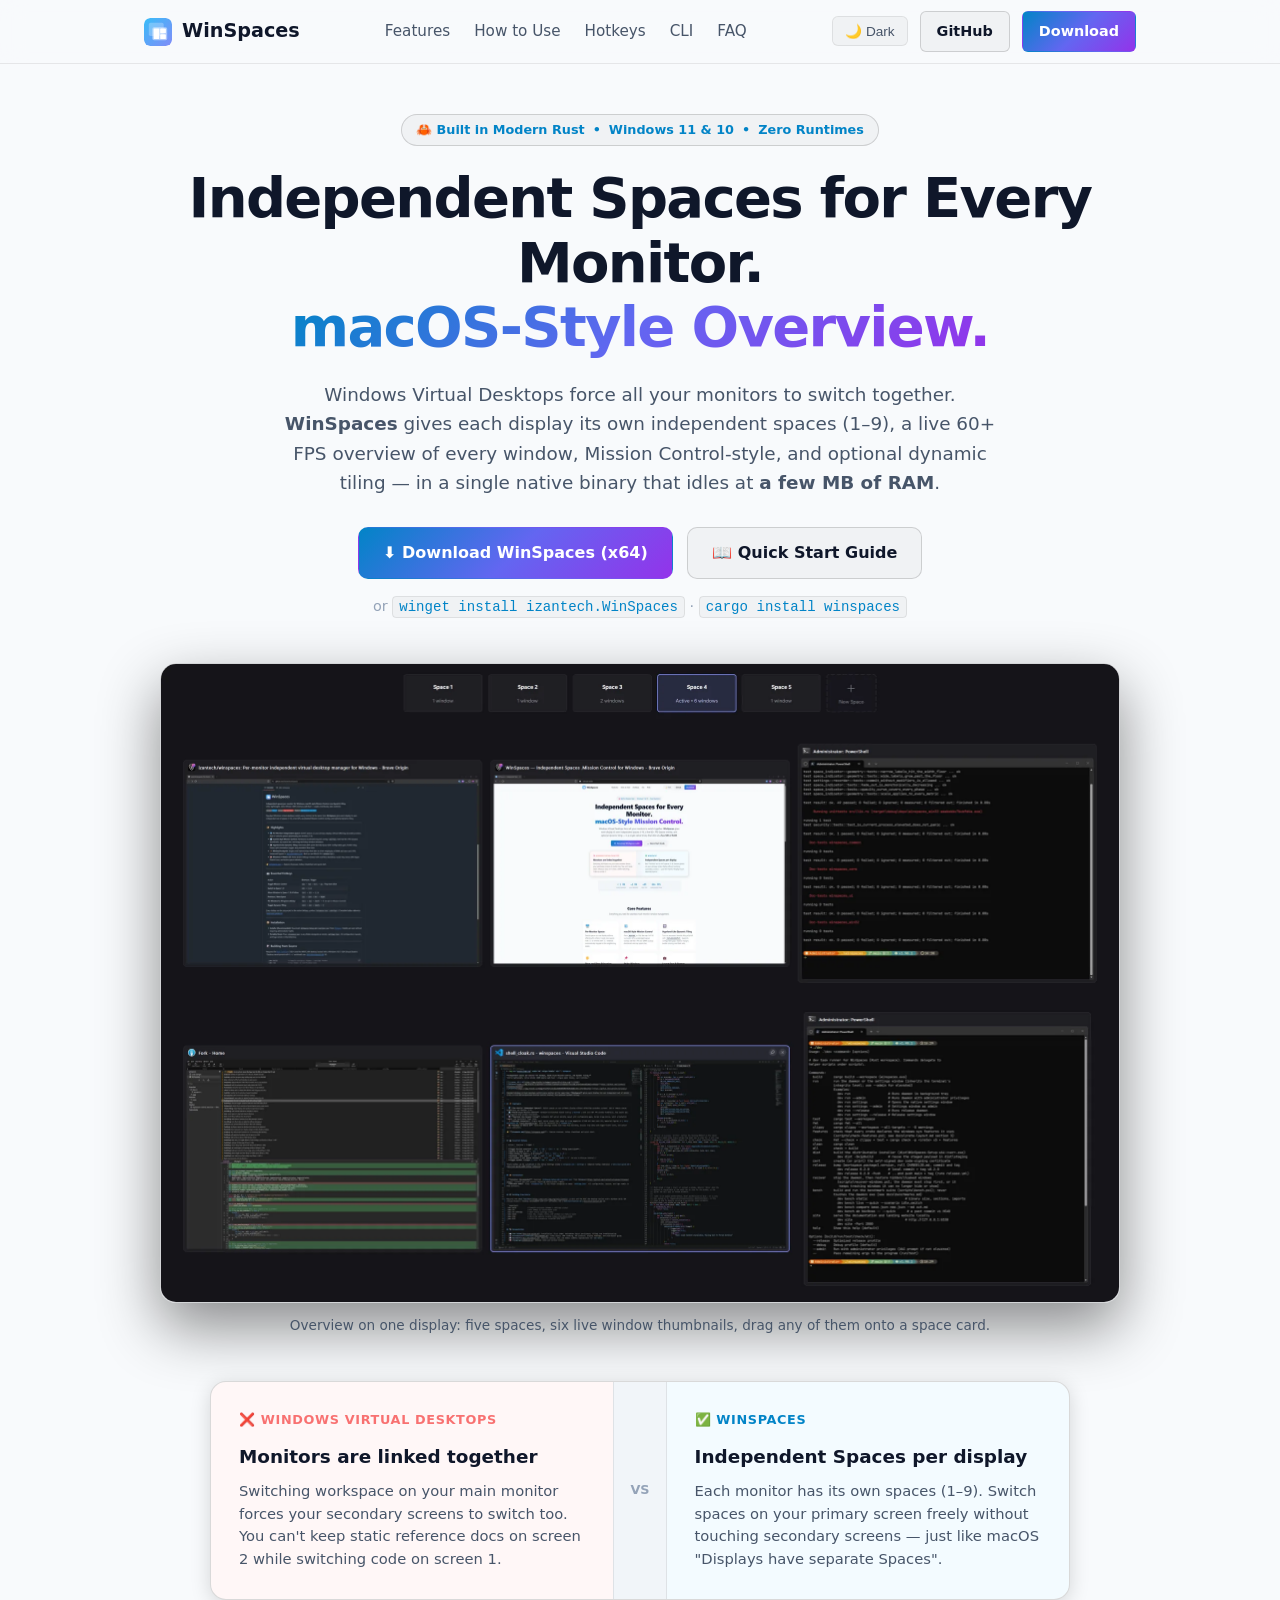
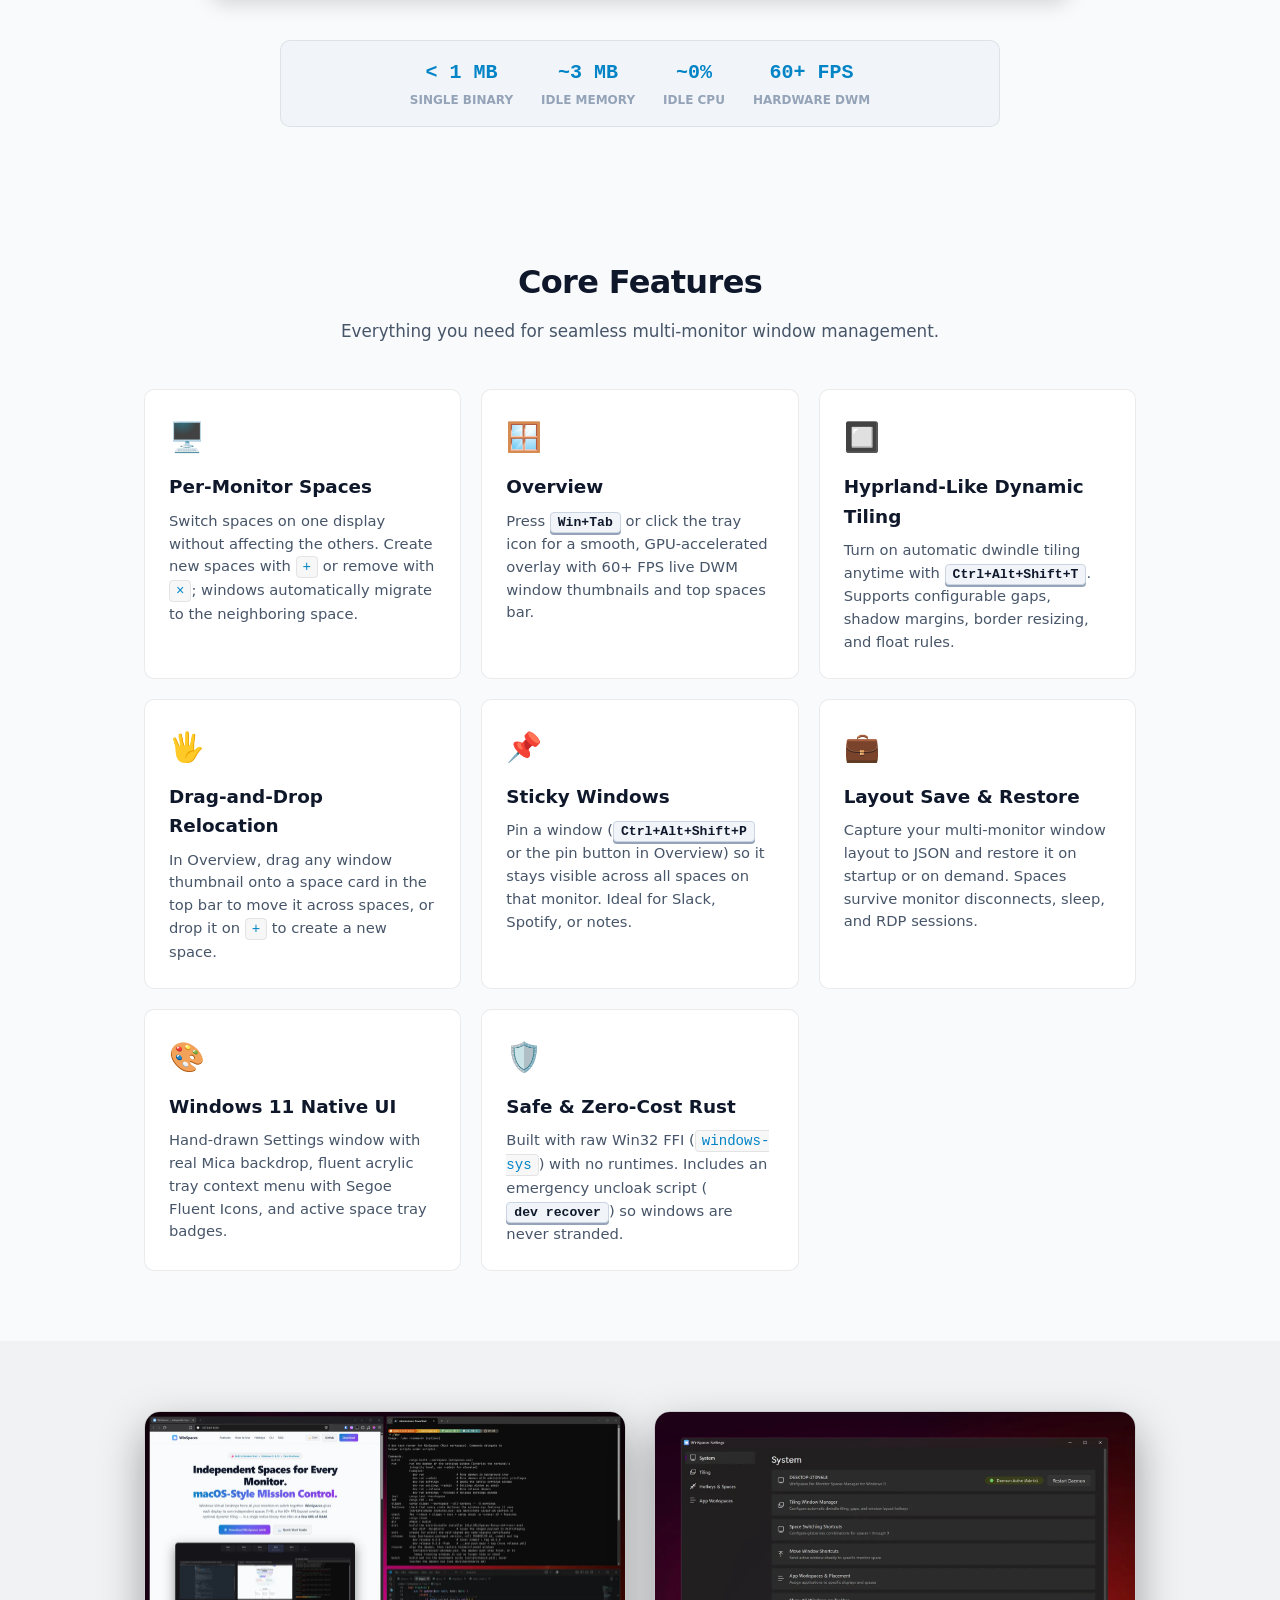
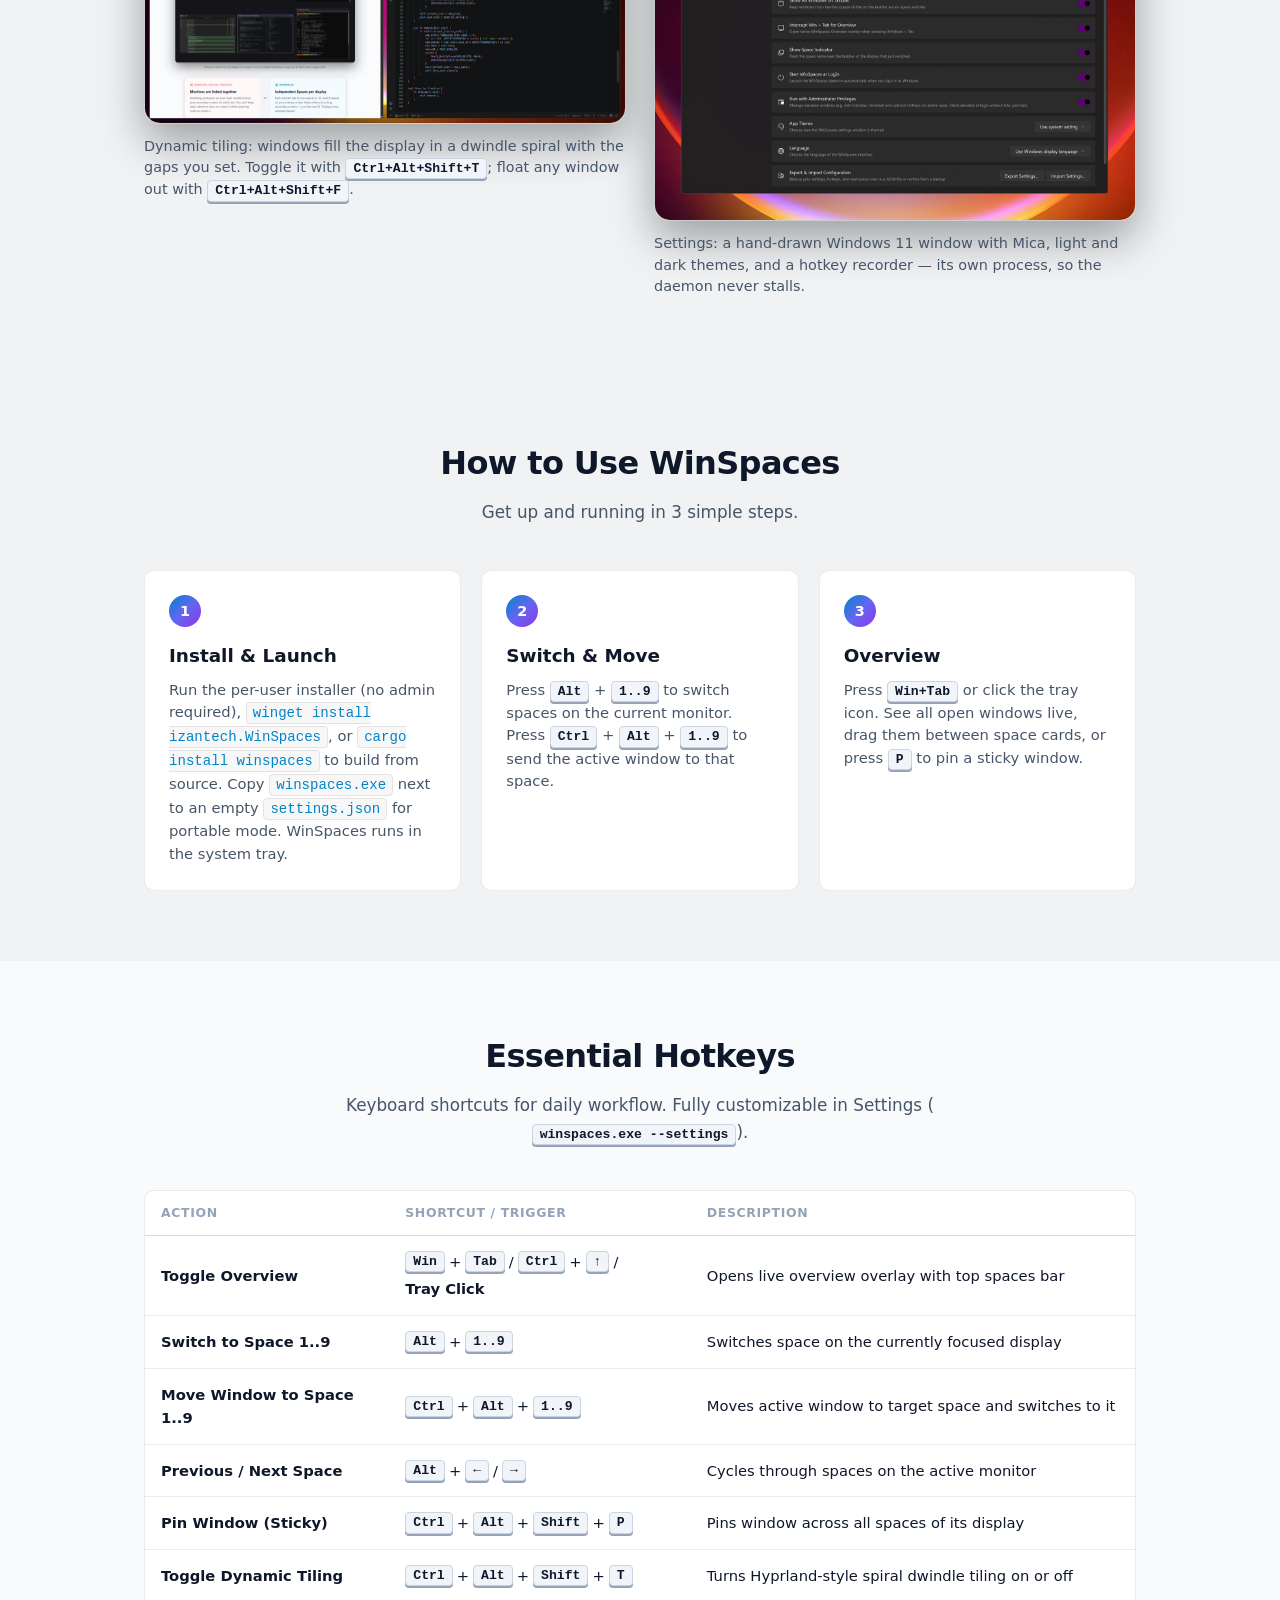
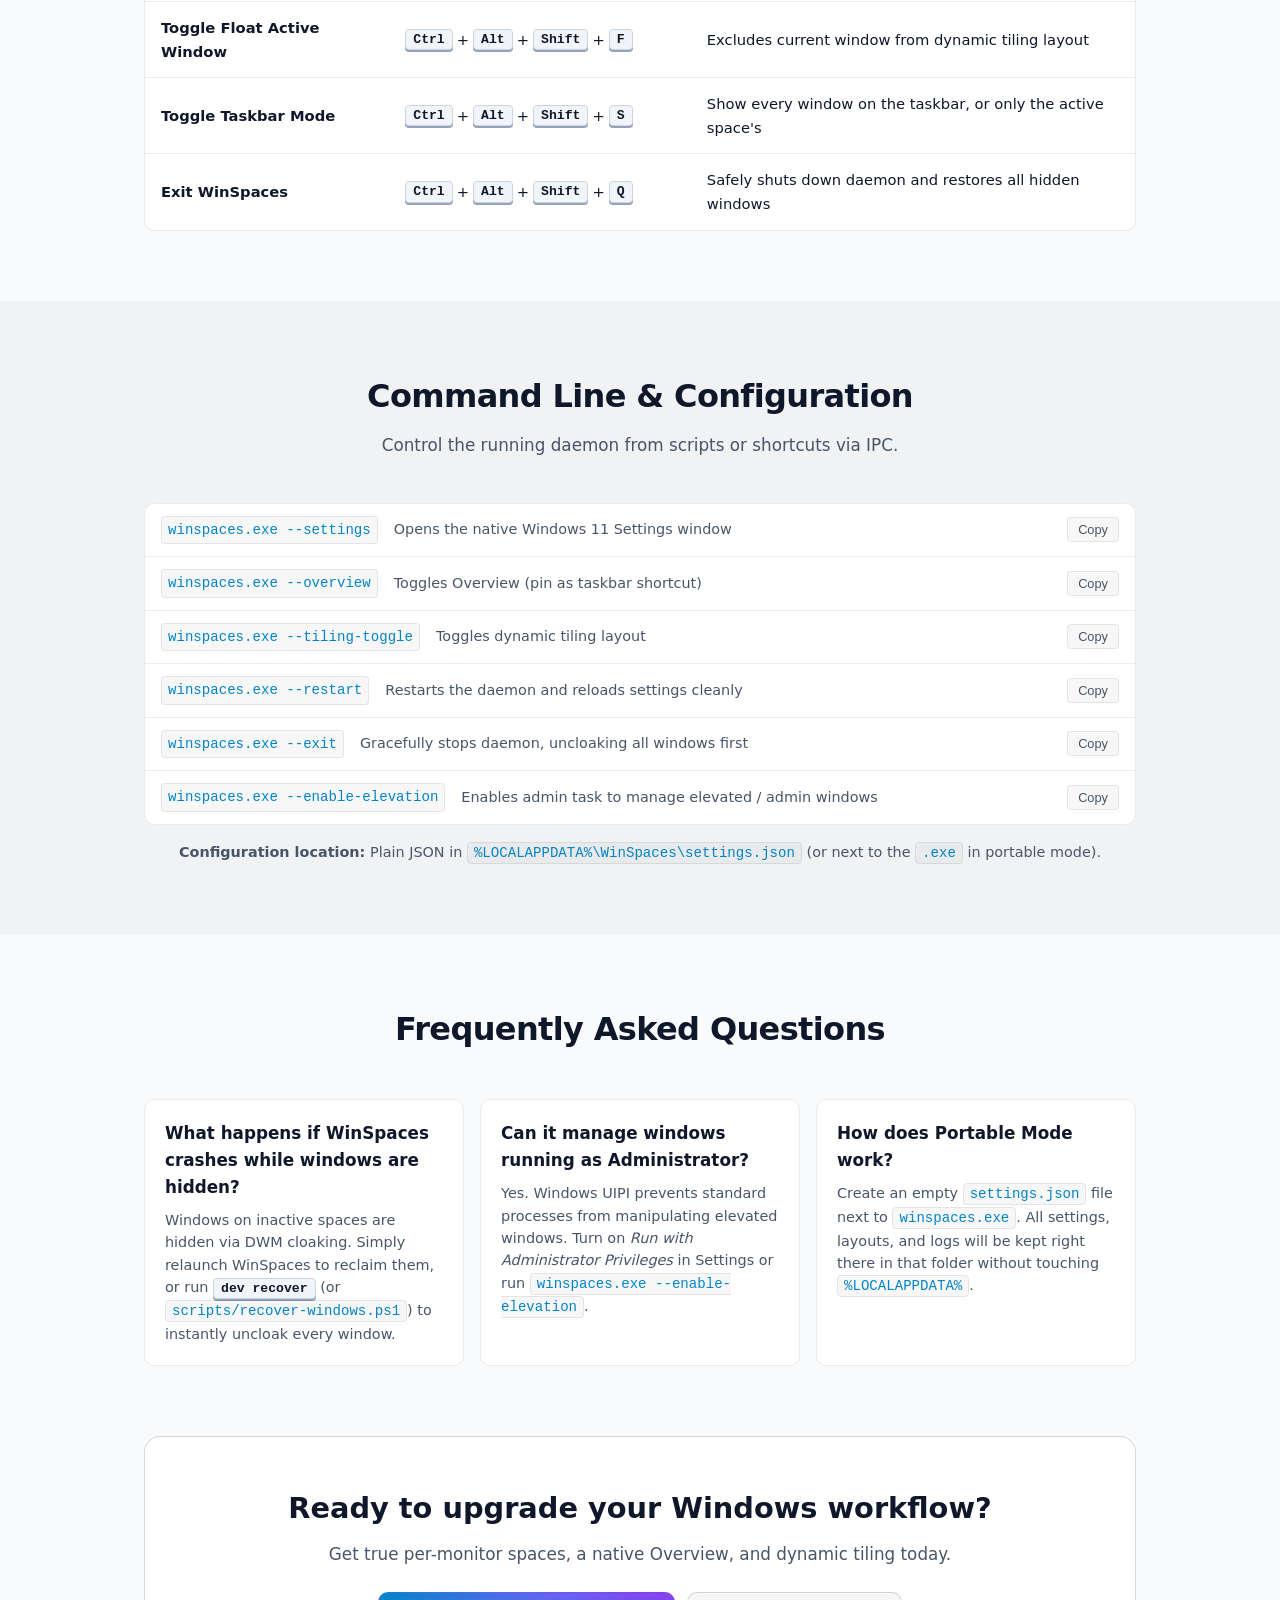
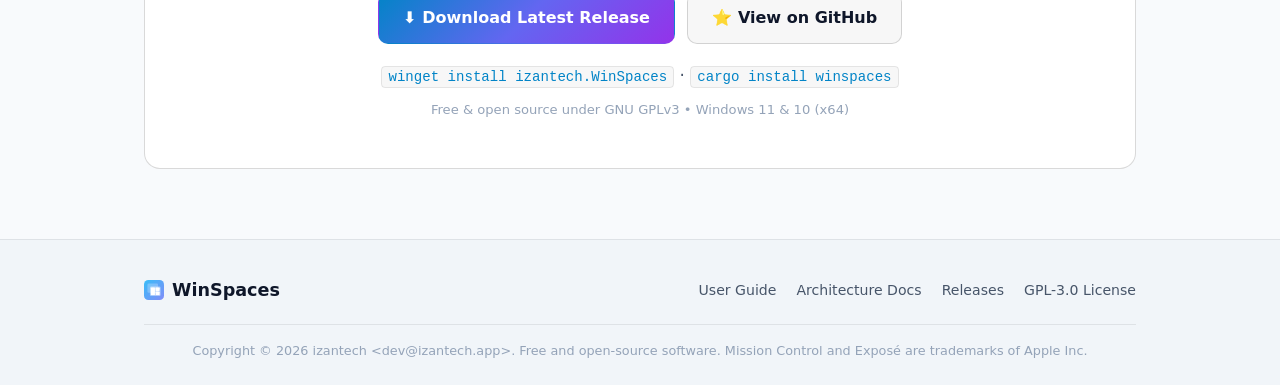
<file: site/index.html>
<!DOCTYPE html>
<html lang="en">
<head>
  <meta charset="UTF-8">
  <meta name="viewport" content="width=device-width, initial-scale=1.0">
  <title>WinSpaces — Independent Spaces & Overview for Windows</title>
  <meta name="description" content="Ultra-lightweight per-monitor spaces manager for Windows with Overview and dynamic tiling. Written in Rust.">
  <meta property="og:type" content="website">
  <meta property="og:url" content="https://winspaces.app/">
  <meta property="og:title" content="WinSpaces — Independent Spaces & Overview for Windows">
  <meta property="og:description" content="Per-monitor spaces, Overview and dynamic tiling for Windows. Single native Rust binary, zero runtimes.">
  <meta property="og:image" content="https://winspaces.app/og-image.png">
  <meta name="twitter:card" content="summary_large_image">
  <link rel="canonical" href="https://winspaces.app/">
  <script>
    // Resolve the theme before the stylesheet paints so no flash occurs.
    try {
      var t = localStorage.getItem('winspaces-theme') || (matchMedia('(prefers-color-scheme: light)').matches ? 'light' : 'dark');
      document.documentElement.setAttribute('data-theme', t);
    } catch (e) {}
  </script>
  <link rel="stylesheet" href="styles.css">
  <link rel="icon" href="favicon.svg" type="image/svg+xml">
</head>
<body>
  <!-- Header / Navigation -->
  <header class="navbar">
    <div class="container">
      <a href="#" class="nav-brand">
        <img class="nav-brand-icon" src="favicon.svg" alt="" width="28" height="28">
        <span>WinSpaces</span>
      </a>

      <nav class="nav-links">
        <a href="#features">Features</a>
        <a href="#guide">How to Use</a>
        <a href="#hotkeys">Hotkeys</a>
        <a href="#cli">CLI</a>
        <a href="#faq">FAQ</a>
      </nav>

      <div class="nav-actions">
        <button id="theme-toggle" class="theme-toggle-btn" aria-label="Toggle theme">
          <span>☀️</span> Light
        </button>
        <a href="https://github.com/izantech/winspaces" target="_blank" rel="noopener" class="btn btn-secondary">
          GitHub
        </a>
        <a href="https://github.com/izantech/winspaces/releases/latest" target="_blank" rel="noopener" class="btn btn-primary">
          Download
        </a>
      </div>
    </div>
  </header>

  <main>
    <!-- Hero Section -->
    <section class="hero">
      <div class="container">
        <div class="hero-badge">
          <span>🦀 Built in Modern Rust</span>
          <span>•</span>
          <span>Windows 11 & 10</span>
          <span>•</span>
          <span>Zero Runtimes</span>
        </div>

        <h1 class="hero-title">
          Independent Spaces for Every Monitor.<br>
          <span class="gradient-text">macOS-Style Overview.</span>
        </h1>

        <p class="hero-desc">
          Windows Virtual Desktops force all your monitors to switch together.
          <strong>WinSpaces</strong> gives each display its own independent spaces (1–9), a live 60+ FPS overview of every window, Mission Control-style,
          and optional dynamic tiling — in a single native binary that idles at <strong>a few MB of RAM</strong>.
        </p>

        <div class="hero-actions">
          <a href="https://github.com/izantech/winspaces/releases/latest" target="_blank" rel="noopener" class="btn btn-primary btn-lg">
            <span>⬇️</span> Download WinSpaces (x64)
          </a>
          <a href="#guide" class="btn btn-secondary btn-lg">
            <span>📖</span> Quick Start Guide
          </a>
        </div>
        <p class="install-cmds">or <code>winget install izantech.WinSpaces</code> · <code>cargo install winspaces</code></p>

        <figure class="hero-shot">
          <img src="img/overview.webp" srcset="img/overview.webp 1920w, img/overview@2x.webp 3840w" sizes="(max-width: 1000px) 94vw, 960px" data-full="img/overview@2x.webp" width="1920" height="1280" class="zoomable" tabindex="0" role="button" aria-label="Open full size" alt="Overview: the spaces bar on top and live thumbnails of the six windows on the active space, one of them hovered with its pin and close buttons" loading="eager">
          <figcaption>Overview on one display: five spaces, six live window thumbnails, drag any of them onto a space card.</figcaption>
        </figure>

        <!-- Concept Comparison: Windows vs WinSpaces -->
        <div class="comparison-card">
          <div class="comparison-col comparison-bad">
            <div class="col-tag">❌ Windows Virtual Desktops</div>
            <h3>Monitors are linked together</h3>
            <p>Switching workspace on your main monitor forces your secondary screens to switch too. You can't keep static reference docs on screen 2 while switching code on screen 1.</p>
          </div>
          <div class="comparison-divider">VS</div>
          <div class="comparison-col comparison-good">
            <div class="col-tag">✅ WinSpaces</div>
            <h3>Independent Spaces per display</h3>
            <p>Each monitor has its own spaces (1–9). Switch spaces on your primary screen freely without touching secondary screens — just like macOS "Displays have separate Spaces".</p>
          </div>
        </div>

        <!-- Metric Badges -->
        <div class="metric-row">
          <div class="metric-box">
            <span class="metric-num">&lt; 1 MB</span>
            <span class="metric-lbl">Single Binary</span>
          </div>
          <div class="metric-box">
            <span class="metric-num">~3 MB</span>
            <span class="metric-lbl">Idle Memory</span>
          </div>
          <div class="metric-box">
            <span class="metric-num">~0%</span>
            <span class="metric-lbl">Idle CPU</span>
          </div>
          <div class="metric-box">
            <span class="metric-num">60+ FPS</span>
            <span class="metric-lbl">Hardware DWM</span>
          </div>
        </div>
      </div>
    </section>

    <!-- Key Features Section -->
    <section class="section" id="features">
      <div class="container">
        <div class="section-heading">
          <h2>Core Features</h2>
          <p>Everything you need for seamless multi-monitor window management.</p>
        </div>

        <div class="features-grid">
          <div class="feature-item">
            <div class="feature-icon">🖥️</div>
            <h3>Per-Monitor Spaces</h3>
            <p>Switch spaces on one display without affecting the others. Create new spaces with <code>+</code> or remove with <code>×</code>; windows automatically migrate to the neighboring space.</p>
          </div>

          <div class="feature-item">
            <div class="feature-icon">🪟</div>
            <h3>Overview</h3>
            <p>Press <kbd>Win+Tab</kbd> or click the tray icon for a smooth, GPU-accelerated overlay with 60+ FPS live DWM window thumbnails and top spaces bar.</p>
          </div>

          <div class="feature-item">
            <div class="feature-icon">🔲</div>
            <h3>Hyprland-Like Dynamic Tiling</h3>
            <p>Turn on automatic dwindle tiling anytime with <kbd>Ctrl+Alt+Shift+T</kbd>. Supports configurable gaps, shadow margins, border resizing, and float rules.</p>
          </div>

          <div class="feature-item">
            <div class="feature-icon">🖐️</div>
            <h3>Drag-and-Drop Relocation</h3>
            <p>In Overview, drag any window thumbnail onto a space card in the top bar to move it across spaces, or drop it on <code>+</code> to create a new space.</p>
          </div>

          <div class="feature-item">
            <div class="feature-icon">📌</div>
            <h3>Sticky Windows</h3>
            <p>Pin a window (<kbd>Ctrl+Alt+Shift+P</kbd> or the pin button in Overview) so it stays visible across all spaces on that monitor. Ideal for Slack, Spotify, or notes.</p>
          </div>

          <div class="feature-item">
            <div class="feature-icon">💼</div>
            <h3>Layout Save & Restore</h3>
            <p>Capture your multi-monitor window layout to JSON and restore it on startup or on demand. Spaces survive monitor disconnects, sleep, and RDP sessions.</p>
          </div>

          <div class="feature-item">
            <div class="feature-icon">🎨</div>
            <h3>Windows 11 Native UI</h3>
            <p>Hand-drawn Settings window with real Mica backdrop, fluent acrylic tray context menu with Segoe Fluent Icons, and active space tray badges.</p>
          </div>

          <div class="feature-item">
            <div class="feature-icon">🛡️</div>
            <h3>Safe & Zero-Cost Rust</h3>
            <p>Built with raw Win32 FFI (<code>windows-sys</code>) with no runtimes. Includes an emergency uncloak script (<kbd>dev recover</kbd>) so windows are never stranded.</p>
          </div>
        </div>
      </div>
    </section>

    <!-- Screenshots -->
    <section class="section section-alt" id="screens">
      <div class="container">
        <div class="gallery">
          <figure class="shot">
            <img src="img/tiling.webp" srcset="img/tiling.webp 1920w, img/tiling@2x.webp 3840w" sizes="(max-width: 700px) 94vw, 640px" data-full="img/tiling@2x.webp" width="1920" height="1245" class="zoomable" tabindex="0" role="button" aria-label="Open full size" alt="Three windows tiled automatically with gaps: a browser on the left, a terminal and an editor stacked on the right" loading="lazy">
            <figcaption>Dynamic tiling: windows fill the display in a dwindle spiral with the gaps you set. Toggle it with <kbd>Ctrl+Alt+Shift+T</kbd>; float any window out with <kbd>Ctrl+Alt+Shift+F</kbd>.</figcaption>
          </figure>
          <figure class="shot">
            <img src="img/settings.webp" srcset="img/settings.webp 1400w, img/settings@2x.webp 2220w" sizes="(max-width: 700px) 94vw, 640px" data-full="img/settings@2x.webp" width="1400" height="1192" class="zoomable" tabindex="0" role="button" aria-label="Open full size" alt="The WinSpaces settings window, System page, with Mica backdrop" loading="lazy">
            <figcaption>Settings: a hand-drawn Windows 11 window with Mica, light and dark themes, and a hotkey recorder — its own process, so the daemon never stalls.</figcaption>
          </figure>
        </div>
      </div>
    </section>

    <!-- How to Use Section -->
    <section class="section section-alt" id="guide">
      <div class="container">
        <div class="section-heading">
          <h2>How to Use WinSpaces</h2>
          <p>Get up and running in 3 simple steps.</p>
        </div>

        <div class="steps-grid">
          <div class="step-box">
            <div class="step-digit">1</div>
            <h3>Install & Launch</h3>
            <p>Run the per-user installer (no admin required), <code>winget install izantech.WinSpaces</code>, or <code>cargo install winspaces</code> to build from source. Copy <code>winspaces.exe</code> next to an empty <code>settings.json</code> for portable mode. WinSpaces runs in the system tray.</p>
          </div>

          <div class="step-box">
            <div class="step-digit">2</div>
            <h3>Switch & Move</h3>
            <p>Press <kbd>Alt</kbd> + <kbd>1..9</kbd> to switch spaces on the current monitor. Press <kbd>Ctrl</kbd> + <kbd>Alt</kbd> + <kbd>1..9</kbd> to send the active window to that space.</p>
          </div>

          <div class="step-box">
            <div class="step-digit">3</div>
            <h3>Overview</h3>
            <p>Press <kbd>Win+Tab</kbd> or click the tray icon. See all open windows live, drag them between space cards, or press <kbd>P</kbd> to pin a sticky window.</p>
          </div>
        </div>
      </div>
    </section>

    <!-- Hotkeys Reference -->
    <section class="section" id="hotkeys">
      <div class="container">
        <div class="section-heading">
          <h2>Essential Hotkeys</h2>
          <p>Keyboard shortcuts for daily workflow. Fully customizable in Settings (<kbd>winspaces.exe --settings</kbd>).</p>
        </div>

        <div class="table-card">
          <table class="hotkey-table">
            <thead>
              <tr>
                <th>Action</th>
                <th>Shortcut / Trigger</th>
                <th>Description</th>
              </tr>
            </thead>
            <tbody>
              <tr>
                <td><strong>Toggle Overview</strong></td>
                <td><div class="keys"><kbd>Win</kbd> + <kbd>Tab</kbd> / <kbd>Ctrl</kbd> + <kbd>↑</kbd> / <strong>Tray Click</strong></div></td>
                <td>Opens live overview overlay with top spaces bar</td>
              </tr>
              <tr>
                <td><strong>Switch to Space 1..9</strong></td>
                <td><div class="keys"><kbd>Alt</kbd> + <kbd>1..9</kbd></div></td>
                <td>Switches space on the currently focused display</td>
              </tr>
              <tr>
                <td><strong>Move Window to Space 1..9</strong></td>
                <td><div class="keys"><kbd>Ctrl</kbd> + <kbd>Alt</kbd> + <kbd>1..9</kbd></div></td>
                <td>Moves active window to target space and switches to it</td>
              </tr>
              <tr>
                <td><strong>Previous / Next Space</strong></td>
                <td><div class="keys"><kbd>Alt</kbd> + <kbd>←</kbd> / <kbd>→</kbd></div></td>
                <td>Cycles through spaces on the active monitor</td>
              </tr>
              <tr>
                <td><strong>Pin Window (Sticky)</strong></td>
                <td><div class="keys"><kbd>Ctrl</kbd> + <kbd>Alt</kbd> + <kbd>Shift</kbd> + <kbd>P</kbd></div></td>
                <td>Pins window across all spaces of its display</td>
              </tr>
              <tr>
                <td><strong>Toggle Dynamic Tiling</strong></td>
                <td><div class="keys"><kbd>Ctrl</kbd> + <kbd>Alt</kbd> + <kbd>Shift</kbd> + <kbd>T</kbd></div></td>
                <td>Turns Hyprland-style spiral dwindle tiling on or off</td>
              </tr>
              <tr>
                <td><strong>Toggle Float Active Window</strong></td>
                <td><div class="keys"><kbd>Ctrl</kbd> + <kbd>Alt</kbd> + <kbd>Shift</kbd> + <kbd>F</kbd></div></td>
                <td>Excludes current window from dynamic tiling layout</td>
              </tr>
              <tr>
                <td><strong>Toggle Taskbar Mode</strong></td>
                <td><div class="keys"><kbd>Ctrl</kbd> + <kbd>Alt</kbd> + <kbd>Shift</kbd> + <kbd>S</kbd></div></td>
                <td>Show every window on the taskbar, or only the active space's</td>
              </tr>
              <tr>
                <td><strong>Exit WinSpaces</strong></td>
                <td><div class="keys"><kbd>Ctrl</kbd> + <kbd>Alt</kbd> + <kbd>Shift</kbd> + <kbd>Q</kbd></div></td>
                <td>Safely shuts down daemon and restores all hidden windows</td>
              </tr>
            </tbody>
          </table>
        </div>
      </div>
    </section>

    <!-- CLI & Config Section -->
    <section class="section section-alt" id="cli">
      <div class="container">
        <div class="section-heading">
          <h2>Command Line & Configuration</h2>
          <p>Control the running daemon from scripts or shortcuts via IPC.</p>
        </div>

        <div class="cli-list">
          <div class="cli-row">
            <code>winspaces.exe --settings</code>
            <span>Opens the native Windows 11 Settings window</span>
            <button class="copy-btn" data-copy="winspaces.exe --settings">Copy</button>
          </div>
          <div class="cli-row">
            <code>winspaces.exe --overview</code>
            <span>Toggles Overview (pin as taskbar shortcut)</span>
            <button class="copy-btn" data-copy="winspaces.exe --overview">Copy</button>
          </div>
          <div class="cli-row">
            <code>winspaces.exe --tiling-toggle</code>
            <span>Toggles dynamic tiling layout</span>
            <button class="copy-btn" data-copy="winspaces.exe --tiling-toggle">Copy</button>
          </div>
          <div class="cli-row">
            <code>winspaces.exe --restart</code>
            <span>Restarts the daemon and reloads settings cleanly</span>
            <button class="copy-btn" data-copy="winspaces.exe --restart">Copy</button>
          </div>
          <div class="cli-row">
            <code>winspaces.exe --exit</code>
            <span>Gracefully stops daemon, uncloaking all windows first</span>
            <button class="copy-btn" data-copy="winspaces.exe --exit">Copy</button>
          </div>
          <div class="cli-row">
            <code>winspaces.exe --enable-elevation</code>
            <span>Enables admin task to manage elevated / admin windows</span>
            <button class="copy-btn" data-copy="winspaces.exe --enable-elevation">Copy</button>
          </div>
        </div>

        <div class="config-note">
          <strong>Configuration location:</strong> Plain JSON in <code>%LOCALAPPDATA%\WinSpaces\settings.json</code> (or next to the <code>.exe</code> in portable mode).
        </div>
      </div>
    </section>

    <!-- FAQ Section -->
    <section class="section" id="faq">
      <div class="container">
        <div class="section-heading">
          <h2>Frequently Asked Questions</h2>
        </div>

        <div class="faq-cards">
          <div class="faq-card">
            <h4>What happens if WinSpaces crashes while windows are hidden?</h4>
            <p>Windows on inactive spaces are hidden via DWM cloaking. Simply relaunch WinSpaces to reclaim them, or run <kbd>dev recover</kbd> (or <code>scripts/recover-windows.ps1</code>) to instantly uncloak every window.</p>
          </div>

          <div class="faq-card">
            <h4>Can it manage windows running as Administrator?</h4>
            <p>Yes. Windows UIPI prevents standard processes from manipulating elevated windows. Turn on <em>Run with Administrator Privileges</em> in Settings or run <code>winspaces.exe --enable-elevation</code>.</p>
          </div>

          <div class="faq-card">
            <h4>How does Portable Mode work?</h4>
            <p>Create an empty <code>settings.json</code> file next to <code>winspaces.exe</code>. All settings, layouts, and logs will be kept right there in that folder without touching <code>%LOCALAPPDATA%</code>.</p>
          </div>
        </div>
      </div>
    </section>

    <!-- Download CTA Banner -->
    <section class="section" style="padding-top: 0;">
      <div class="container">
        <div class="cta-box">
          <h2>Ready to upgrade your Windows workflow?</h2>
          <p>Get true per-monitor spaces, a native Overview, and dynamic tiling today.</p>
          <div class="cta-buttons">
            <a href="https://github.com/izantech/winspaces/releases/latest" target="_blank" rel="noopener" class="btn btn-primary btn-lg">
              <span>⬇️</span> Download Latest Release
            </a>
            <a href="https://github.com/izantech/winspaces" target="_blank" rel="noopener" class="btn btn-secondary btn-lg">
              <span>⭐</span> View on GitHub
            </a>
          </div>
          <p class="install-cmds"><code>winget install izantech.WinSpaces</code> · <code>cargo install winspaces</code></p>
          <div class="cta-footnote">Free & open source under GNU GPLv3 • Windows 11 & 10 (x64)</div>
        </div>
      </div>
    </section>
  </main>

  <!-- Footer -->
  <footer class="footer">
    <div class="container">
      <div class="footer-row">
        <div class="footer-brand">
          <img src="favicon.svg" alt="" width="20" height="20"> <span>WinSpaces</span>
        </div>
        <div class="footer-links">
          <a href="https://github.com/izantech/winspaces/blob/main/docs/user-guide.md" target="_blank" rel="noopener">User Guide</a>
          <a href="https://github.com/izantech/winspaces/blob/main/docs/README.md" target="_blank" rel="noopener">Architecture Docs</a>
          <a href="https://github.com/izantech/winspaces/releases" target="_blank" rel="noopener">Releases</a>
          <a href="https://github.com/izantech/winspaces/blob/main/LICENSE" target="_blank" rel="noopener">GPL-3.0 License</a>
        </div>
      </div>
      <div class="footer-copy">
        Copyright © 2026 izantech &lt;dev@izantech.app&gt;. Free and open-source software.
        Mission Control and Exposé are trademarks of Apple Inc.
      </div>
    </div>
  </footer>

  <dialog id="lightbox" aria-label="Full-size screenshot">
    <button type="button" class="lightbox-close" aria-label="Close">&times;</button>
    <figure>
      <img alt="">
      <figcaption></figcaption>
    </figure>
  </dialog>

  <script src="app.js"></script>
</body>
</html>
</file>
<file: site/styles.css>
:root {
  --font-sans: 'Segoe UI Variable Display', 'Segoe UI', -apple-system, BlinkMacSystemFont, Roboto, system-ui, sans-serif;
  --font-mono: 'Cascadia Code', 'Consolas', 'Courier New', monospace;

  /* Dark theme (default) */
  --bg-canvas: #0d1117;
  --bg-card: rgba(22, 27, 34, 0.85);
  --bg-surface: #161b22;
  --bg-subtle: rgba(255, 255, 255, 0.04);
  --bg-glass: rgba(13, 17, 23, 0.85);

  --text-main: #f0f6fc;
  --text-muted: #8b949e;
  --text-subtle: #6e7681;

  --border-dim: rgba(255, 255, 255, 0.1);
  --border-bright: rgba(255, 255, 255, 0.18);
  --border-accent: rgba(56, 189, 248, 0.4);

  --accent-primary: #38bdf8;
  --accent-gradient: linear-gradient(135deg, #38bdf8 0%, #818cf8 50%, #c084fc 100%);

  --kbd-bg: #21262d;
  --kbd-border: #30363d;
  --kbd-text: #f0f6fc;
  --kbd-shadow: 0 2px 0 #090d12;

  --radius-sm: 6px;
  --radius-md: 10px;
  --radius-lg: 16px;
  --radius-xl: 20px;

  --nav-height: 64px;
  --max-width: 1040px;
}

[data-theme="light"] {
  --bg-canvas: #f8fafc;
  --bg-card: #ffffff;
  --bg-surface: #f1f5f9;
  --bg-subtle: rgba(0, 0, 0, 0.03);
  --bg-glass: rgba(248, 250, 252, 0.85);

  --text-main: #0f172a;
  --text-muted: #475569;
  --text-subtle: #94a3b8;

  --border-dim: rgba(0, 0, 0, 0.08);
  --border-bright: rgba(0, 0, 0, 0.15);
  --border-accent: rgba(2, 132, 199, 0.4);

  --accent-primary: #0284c7;
  --accent-gradient: linear-gradient(135deg, #0284c7 0%, #6366f1 50%, #9333ea 100%);

  --kbd-bg: #f1f5f9;
  --kbd-border: #cbd5e1;
  --kbd-text: #0f172a;
  --kbd-shadow: 0 2px 0 #94a3b8;
}

*, *::before, *::after {
  box-sizing: border-box;
  margin: 0;
  padding: 0;
}

html {
  scroll-behavior: smooth;
  scroll-padding-top: calc(var(--nav-height) + 20px);
}

body {
  font-family: var(--font-sans);
  background-color: var(--bg-canvas);
  color: var(--text-main);
  line-height: 1.6;
  -webkit-font-smoothing: antialiased;
  transition: background-color 0.25s ease, color 0.25s ease;
}

.container {
  max-width: var(--max-width);
  margin: 0 auto;
  padding: 0 24px;
}

/* Navbar */
.navbar {
  position: fixed;
  top: 0;
  left: 0;
  right: 0;
  height: var(--nav-height);
  background: var(--bg-glass);
  backdrop-filter: blur(12px);
  -webkit-backdrop-filter: blur(12px);
  border-bottom: 1px solid var(--border-dim);
  z-index: 100;
}

.navbar .container {
  height: 100%;
  display: flex;
  align-items: center;
  justify-content: space-between;
}

.nav-brand {
  display: flex;
  align-items: center;
  gap: 10px;
  font-weight: 700;
  font-size: 1.2rem;
  color: var(--text-main);
  text-decoration: none;
}

.nav-brand-icon {
  display: block;
  border-radius: 6px;
}

.nav-links {
  display: flex;
  align-items: center;
  gap: 24px;
}

.nav-links a {
  text-decoration: none;
  color: var(--text-muted);
  font-size: 0.95rem;
  font-weight: 500;
  transition: color 0.15s ease;
}

.nav-links a:hover {
  color: var(--accent-primary);
}

.nav-actions {
  display: flex;
  align-items: center;
  gap: 12px;
}

.theme-toggle-btn {
  background: var(--bg-subtle);
  border: 1px solid var(--border-dim);
  color: var(--text-muted);
  padding: 6px 12px;
  border-radius: var(--radius-sm);
  cursor: pointer;
  font-size: 0.85rem;
  display: flex;
  align-items: center;
  gap: 4px;
}

.theme-toggle-btn:hover {
  color: var(--text-main);
  border-color: var(--border-bright);
}

/* Buttons */
.btn {
  display: inline-flex;
  align-items: center;
  gap: 6px;
  padding: 8px 16px;
  border-radius: var(--radius-sm);
  font-size: 0.9rem;
  font-weight: 600;
  text-decoration: none;
  cursor: pointer;
  transition: all 0.15s ease;
  border: 1px solid transparent;
}

.btn-primary {
  background: var(--accent-gradient);
  color: #ffffff;
}

.btn-primary:hover {
  opacity: 0.92;
  transform: translateY(-1px);
}

.btn-secondary {
  background: var(--bg-subtle);
  color: var(--text-main);
  border-color: var(--border-bright);
}

.btn-secondary:hover {
  background: var(--bg-surface);
  border-color: var(--border-accent);
}

.btn-lg {
  padding: 12px 24px;
  font-size: 1rem;
  border-radius: var(--radius-md);
}

/* Hero */
.hero {
  padding: calc(var(--nav-height) + 50px) 0 60px;
  text-align: center;
}

.hero-badge {
  display: inline-flex;
  align-items: center;
  gap: 8px;
  padding: 5px 14px;
  background: var(--bg-subtle);
  border: 1px solid var(--border-bright);
  border-radius: 9999px;
  font-size: 0.8rem;
  font-weight: 600;
  color: var(--accent-primary);
  margin-bottom: 20px;
}

.hero-title {
  font-size: clamp(2.2rem, 4.5vw, 3.5rem);
  font-weight: 800;
  letter-spacing: -0.03em;
  line-height: 1.15;
  margin-bottom: 20px;
}

.gradient-text {
  background: var(--accent-gradient);
  -webkit-background-clip: text;
  -webkit-text-fill-color: transparent;
}

.hero-desc {
  font-size: 1.15rem;
  color: var(--text-muted);
  max-width: 720px;
  margin: 0 auto 30px;
  line-height: 1.6;
}

.hero-actions {
  display: flex;
  align-items: center;
  justify-content: center;
  gap: 14px;
  flex-wrap: wrap;
  margin-bottom: 44px;
}

.install-cmds {
  margin: -28px 0 44px;
  text-align: center;
  font-size: 0.9rem;
  color: var(--text-subtle);
}

.cta-box .install-cmds {
  margin: 18px 0 10px;
}

/* Comparison Card (Windows vs WinSpaces) */
.gallery {
  display: grid;
  grid-template-columns: repeat(auto-fit, minmax(300px, 1fr));
  gap: 28px;
  max-width: 1320px;
  margin: 0 auto;
}
.shot {
  margin: 0;
}
.shot img {
  display: block;
  width: 100%;
  height: auto;
  border-radius: var(--radius-lg);
  border: 1px solid var(--border-bright);
  box-shadow: 0 18px 44px rgba(0, 0, 0, 0.35);
}
.shot figcaption {
  margin-top: 12px;
  font-size: 0.9rem;
  color: var(--text-muted);
  line-height: 1.5;
}

.hero-shot {
  margin: 0 auto 44px;
  max-width: 960px;
}
.hero-shot img {
  display: block;
  width: 100%;
  height: auto;
  border-radius: var(--radius-lg);
  border: 1px solid var(--border-bright);
  box-shadow: 0 24px 60px rgba(0, 0, 0, 0.45);
}
.zoomable {
  cursor: zoom-in;
}
#lightbox {
  border: 0;
  padding: 0;
  background: transparent;
  cursor: zoom-out;
}
#lightbox[open] {
  position: fixed;
  inset: 0;
  width: 100vw;
  height: 100vh;
  max-width: none;
  max-height: none;
  margin: 0;
  display: flex;
  align-items: center;
  justify-content: center;
}
#lightbox::backdrop {
  background: rgba(8, 10, 14, 0.92);
}
#lightbox figure {
  margin: 0;
  display: flex;
  flex-direction: column;
  align-items: center;
  gap: 14px;
}
#lightbox figcaption {
  color: rgba(255, 255, 255, 0.75);
  font-size: 0.95rem;
  text-align: center;
  max-width: 90vw;
}
#lightbox img {
  display: block;
  max-width: min(94vw, 1920px);
  max-height: 84vh;
  width: auto;
  height: auto;
  cursor: default;
  border-radius: var(--radius-md);
  border: 1px solid rgba(255, 255, 255, 0.18);
  box-shadow: 0 30px 80px rgba(0, 0, 0, 0.7);
}
.lightbox-close {
  position: fixed;
  top: 16px;
  right: 20px;
  width: 44px;
  height: 44px;
  border: 1px solid rgba(255, 255, 255, 0.2);
  border-radius: 50%;
  background: rgba(255, 255, 255, 0.08);
  color: #fff;
  font-size: 26px;
  line-height: 1;
  cursor: pointer;
}
.lightbox-close:hover {
  background: rgba(255, 255, 255, 0.18);
}
.hero-shot figcaption {
  margin-top: 12px;
  text-align: center;
  font-size: 0.85rem;
  color: var(--text-muted);
}

.comparison-card {
  display: grid;
  grid-template-columns: 1fr auto 1fr;
  align-items: stretch;
  background: var(--bg-card);
  border: 1px solid var(--border-bright);
  border-radius: var(--radius-lg);
  overflow: hidden;
  max-width: 860px;
  margin: 0 auto 40px;
  text-align: left;
  box-shadow: 0 4px 20px rgba(0,0,0,0.15);
}

.comparison-col {
  padding: 28px;
  display: flex;
  flex-direction: column;
  gap: 8px;
}

.comparison-bad {
  background: rgba(239, 68, 68, 0.04);
}

.comparison-good {
  background: rgba(56, 189, 248, 0.06);
}

.col-tag {
  font-size: 0.8rem;
  font-weight: 700;
  text-transform: uppercase;
  letter-spacing: 0.05em;
  margin-bottom: 4px;
}

.comparison-bad .col-tag { color: #f87171; }
.comparison-good .col-tag { color: var(--accent-primary); }

.comparison-col h3 {
  font-size: 1.15rem;
  font-weight: 700;
  color: var(--text-main);
}

.comparison-col p {
  font-size: 0.92rem;
  color: var(--text-muted);
  line-height: 1.55;
}

.comparison-divider {
  display: flex;
  align-items: center;
  justify-content: center;
  padding: 0 16px;
  font-weight: 800;
  font-size: 0.8rem;
  color: var(--text-subtle);
  background: var(--bg-surface);
  border-left: 1px solid var(--border-dim);
  border-right: 1px solid var(--border-dim);
}

/* Metrics */
.metric-row {
  display: flex;
  align-items: center;
  justify-content: center;
  gap: 28px;
  flex-wrap: wrap;
  padding: 16px;
  background: var(--bg-surface);
  border: 1px solid var(--border-dim);
  border-radius: var(--radius-md);
  max-width: 720px;
  margin: 0 auto;
}

.metric-box {
  display: flex;
  flex-direction: column;
  gap: 2px;
}

.metric-num {
  font-size: 1.25rem;
  font-weight: 800;
  color: var(--accent-primary);
  font-family: var(--font-mono);
}

.metric-lbl {
  font-size: 0.75rem;
  color: var(--text-subtle);
  text-transform: uppercase;
  font-weight: 600;
}

/* Section */
.section {
  padding: 70px 0;
}

.section-alt {
  background: var(--bg-subtle);
}

.section-heading {
  text-align: center;
  max-width: 640px;
  margin: 0 auto 44px;
}

.section-heading h2 {
  font-size: 2rem;
  font-weight: 800;
  letter-spacing: -0.02em;
  margin-bottom: 10px;
}

.section-heading p {
  font-size: 1.05rem;
  color: var(--text-muted);
}

/* Feature Cards Grid */
.features-grid {
  display: grid;
  grid-template-columns: repeat(auto-fit, minmax(280px, 1fr));
  gap: 20px;
}

.feature-item {
  background: var(--bg-card);
  border: 1px solid var(--border-dim);
  border-radius: var(--radius-md);
  padding: 24px;
  transition: transform 0.15s ease, border-color 0.15s ease;
}

.feature-item:hover {
  transform: translateY(-2px);
  border-color: var(--border-accent);
}

.feature-icon {
  font-size: 1.8rem;
  margin-bottom: 12px;
}

.feature-item h3 {
  font-size: 1.15rem;
  font-weight: 700;
  margin-bottom: 8px;
}

.feature-item p {
  font-size: 0.92rem;
  color: var(--text-muted);
  line-height: 1.55;
}

/* Steps Grid */
.steps-grid {
  display: grid;
  grid-template-columns: repeat(auto-fit, minmax(280px, 1fr));
  gap: 20px;
}

.step-box {
  background: var(--bg-card);
  border: 1px solid var(--border-dim);
  border-radius: var(--radius-md);
  padding: 24px;
}

.step-digit {
  width: 32px;
  height: 32px;
  border-radius: 50%;
  background: var(--accent-gradient);
  color: #fff;
  font-weight: 800;
  font-size: 0.9rem;
  display: flex;
  align-items: center;
  justify-content: center;
  margin-bottom: 14px;
}

.step-box h3 {
  font-size: 1.15rem;
  font-weight: 700;
  margin-bottom: 8px;
}

.step-box p {
  font-size: 0.92rem;
  color: var(--text-muted);
  line-height: 1.55;
}

/* Hotkeys Table */
.table-card {
  background: var(--bg-card);
  border: 1px solid var(--border-dim);
  border-radius: var(--radius-md);
  overflow-x: auto;
}

.hotkey-table {
  width: 100%;
  border-collapse: collapse;
  text-align: left;
}

.hotkey-table th {
  padding: 12px 16px;
  border-bottom: 1px solid var(--border-bright);
  font-size: 0.78rem;
  color: var(--text-subtle);
  text-transform: uppercase;
  letter-spacing: 0.05em;
}

.hotkey-table td {
  padding: 14px 16px;
  border-bottom: 1px solid var(--border-dim);
  font-size: 0.92rem;
}

.hotkey-table tr:last-child td {
  border-bottom: none;
}

.hotkey-table tr:hover td {
  background: var(--bg-subtle);
}

.keys {
  display: flex;
  align-items: center;
  gap: 4px;
  flex-wrap: wrap;
}

kbd {
  display: inline-block;
  padding: 3px 7px;
  font-family: var(--font-mono);
  font-size: 0.82rem;
  font-weight: 600;
  color: var(--kbd-text);
  background-color: var(--kbd-bg);
  border: 1px solid var(--kbd-border);
  border-radius: 4px;
  box-shadow: var(--kbd-shadow);
  line-height: 1;
  white-space: nowrap;
}

code {
  font-family: var(--font-mono);
  font-size: 0.88rem;
  background: var(--bg-subtle);
  padding: 2px 6px;
  border-radius: 4px;
  border: 1px solid var(--border-dim);
  color: var(--accent-primary);
}

/* CLI List */
.cli-list {
  background: var(--bg-card);
  border: 1px solid var(--border-dim);
  border-radius: var(--radius-md);
  overflow: hidden;
  margin-bottom: 16px;
}

.cli-row {
  display: flex;
  align-items: center;
  justify-content: space-between;
  padding: 12px 16px;
  border-bottom: 1px solid var(--border-dim);
  gap: 16px;
}

.cli-row:last-child {
  border-bottom: none;
}

.cli-row span {
  font-size: 0.9rem;
  color: var(--text-muted);
  flex: 1;
}

.copy-btn {
  background: var(--bg-subtle);
  border: 1px solid var(--border-dim);
  color: var(--text-muted);
  padding: 4px 10px;
  border-radius: 4px;
  cursor: pointer;
  font-size: 0.8rem;
  transition: all 0.15s ease;
}

.copy-btn:hover {
  color: var(--text-main);
  background: var(--bg-surface);
}

.config-note {
  font-size: 0.9rem;
  color: var(--text-muted);
  text-align: center;
}

/* FAQ */
.faq-cards {
  display: grid;
  grid-template-columns: repeat(auto-fit, minmax(300px, 1fr));
  gap: 16px;
}

.faq-card {
  background: var(--bg-card);
  border: 1px solid var(--border-dim);
  border-radius: var(--radius-md);
  padding: 20px;
}

.faq-card h4 {
  font-size: 1.05rem;
  font-weight: 700;
  margin-bottom: 8px;
}

.faq-card p {
  font-size: 0.9rem;
  color: var(--text-muted);
  line-height: 1.55;
}

/* CTA Box */
.cta-box {
  background: var(--bg-card);
  border: 1px solid var(--border-bright);
  border-radius: var(--radius-lg);
  padding: 48px 24px;
  text-align: center;
}

.cta-box h2 {
  font-size: 1.8rem;
  font-weight: 800;
  margin-bottom: 10px;
}

.cta-box p {
  font-size: 1.05rem;
  color: var(--text-muted);
  margin-bottom: 24px;
}

.cta-buttons {
  display: flex;
  gap: 12px;
  justify-content: center;
  flex-wrap: wrap;
  margin-bottom: 16px;
}

.cta-footnote {
  font-size: 0.82rem;
  color: var(--text-subtle);
}

/* Footer */
.footer {
  border-top: 1px solid var(--border-dim);
  padding: 36px 0 24px;
  background: var(--bg-surface);
  font-size: 0.88rem;
  color: var(--text-muted);
}

.footer-row {
  display: flex;
  justify-content: space-between;
  align-items: center;
  flex-wrap: wrap;
  gap: 16px;
  margin-bottom: 20px;
}

.footer-brand {
  display: flex;
  align-items: center;
  gap: 8px;
  font-weight: 700;
  font-size: 1.1rem;
  color: var(--text-main);
}

.footer-links {
  display: flex;
  gap: 20px;
}

.footer-links a {
  color: var(--text-muted);
  text-decoration: none;
}

.footer-links a:hover {
  color: var(--accent-primary);
}

.footer-copy {
  font-size: 0.8rem;
  color: var(--text-subtle);
  text-align: center;
  border-top: 1px solid var(--border-dim);
  padding-top: 16px;
}

/* Mobile */
@media (max-width: 768px) {
  .nav-links {
    display: none;
  }
  .comparison-card {
    grid-template-columns: 1fr;
  }
  .comparison-divider {
    padding: 8px 0;
    border-left: none;
    border-right: none;
    border-top: 1px solid var(--border-dim);
    border-bottom: 1px solid var(--border-dim);
  }
  .cli-row {
    flex-direction: column;
    align-items: flex-start;
    gap: 8px;
  }
}
</file>
